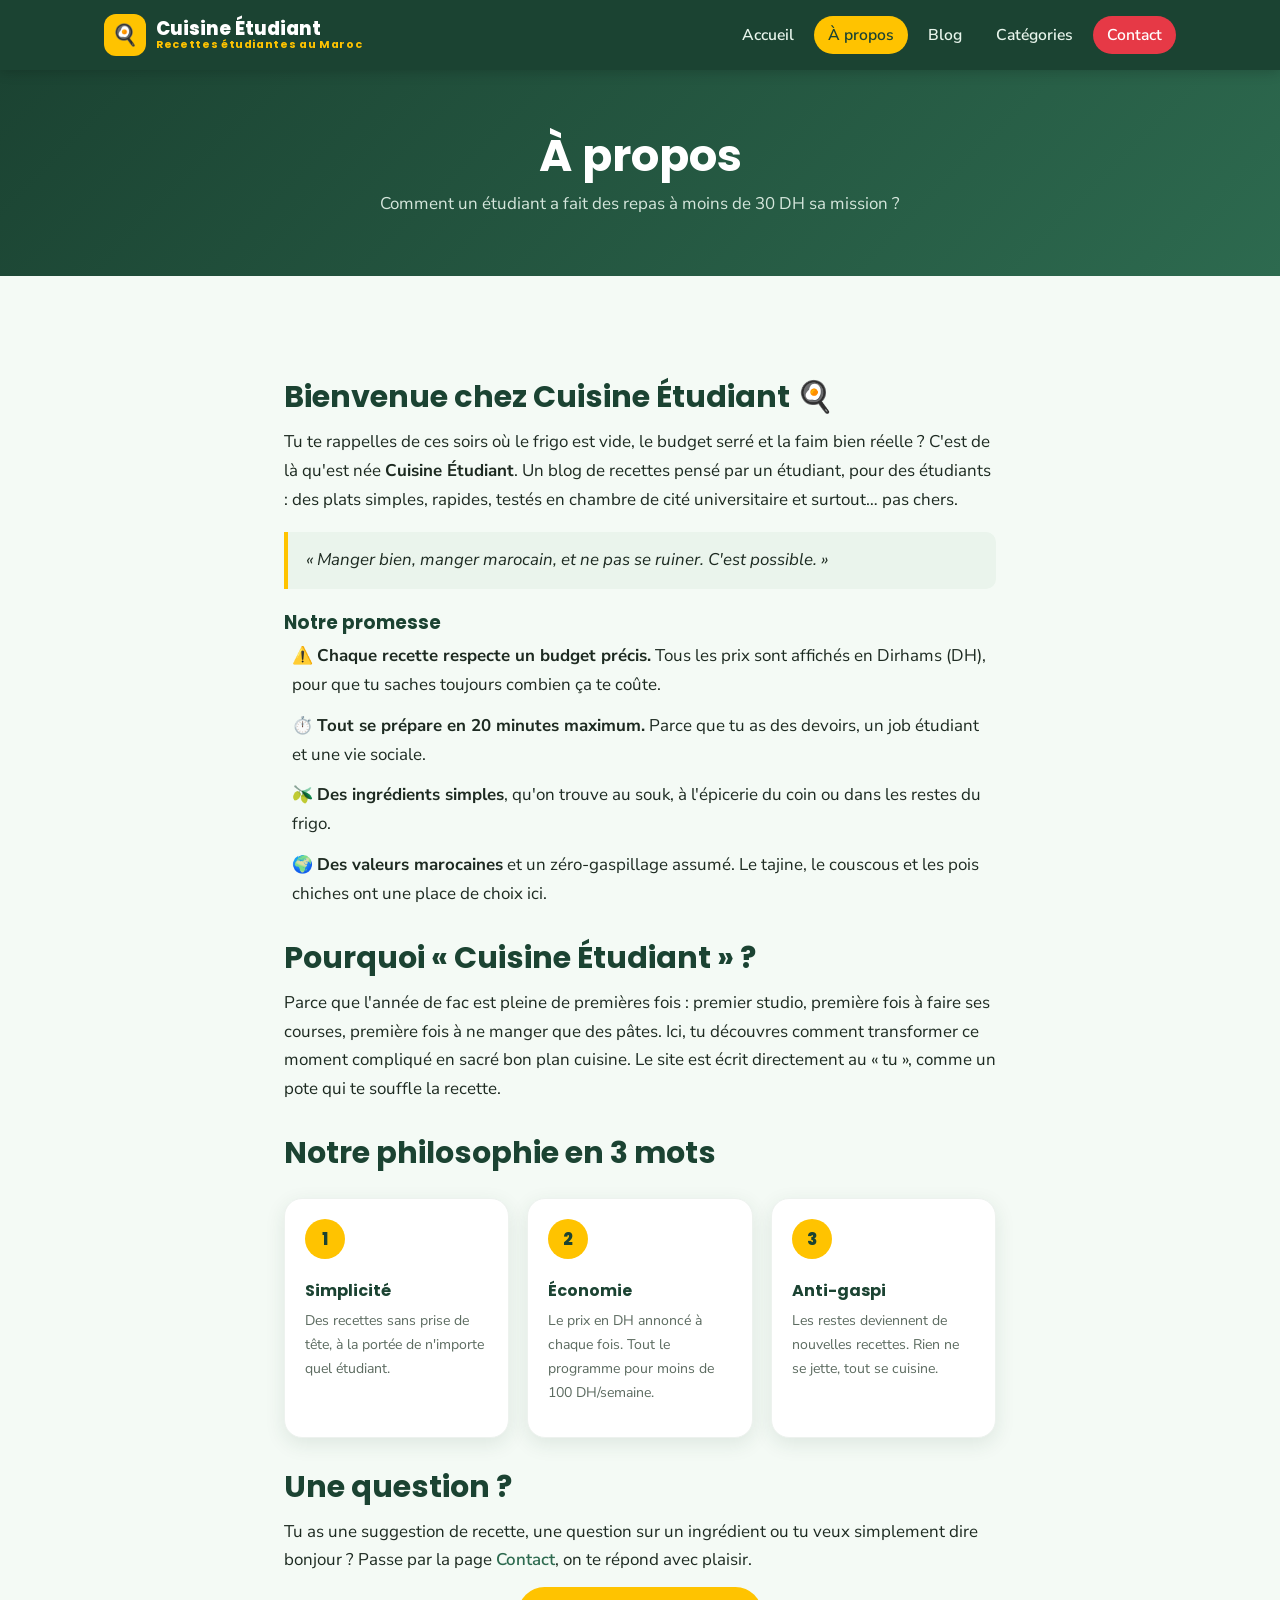
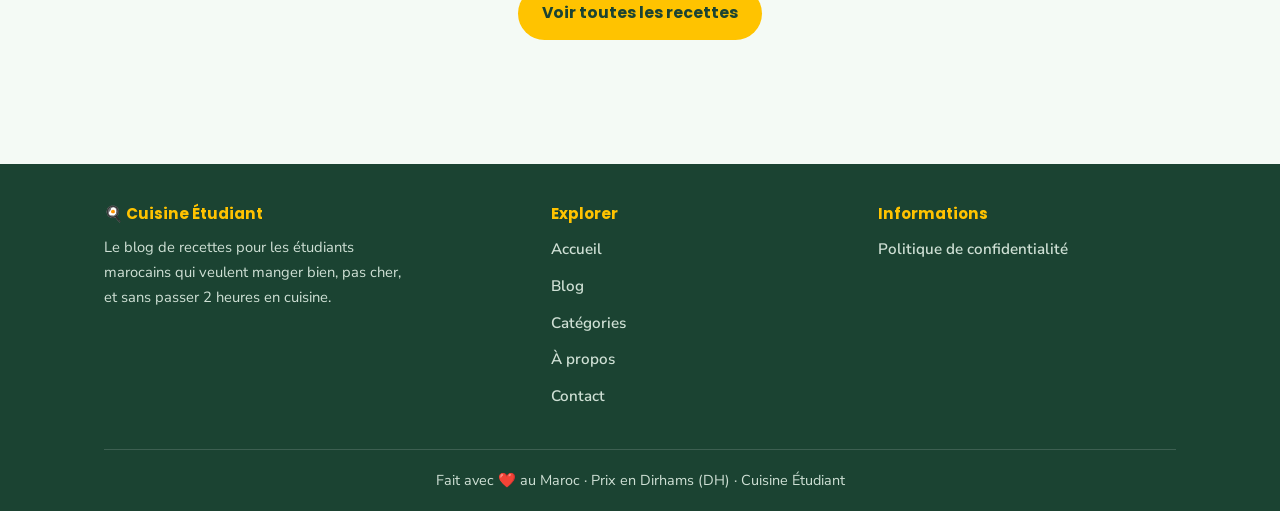
<file: a-propos.html>
<!DOCTYPE html>
<html lang="fr">
<head>
  <meta charset="UTF-8" />
  <meta name="viewport" content="width=device-width, initial-scale=1.0" />

  <!-- ======================== SEO / TITRE ======================== -->
  <title>À propos — Cuisine Étudiant</title>
  <meta name="description" content="Découvre l'histoire derrière Cuisine Étudiant : un blog de recettes économiques pensé pour les étudiants marocains. Recettes testées en cité U, à moins de 30 DH par personne." />

  <link rel="stylesheet" href="css/style.css" />

  <link rel="preconnect" href="https://fonts.googleapis.com" />
  <link rel="preconnect" href="https://fonts.gstatic.com" crossorigin />
  <link rel="stylesheet"
        href="https://fonts.googleapis.com/css2?family=Nunito+Sans:wght@400;600;700&family=Poppins:wght@600;700;800&display=swap" />

  <link rel="icon" href="data:image/svg+xml,<svg xmlns='http://www.w3.org/2000/svg' viewBox='0 0 100 100'><text y='.9em' font-size='90'>🍳</text></svg>" />
</head>

<body>

  <!-- ============================ EN-TÊTE ============================ -->
  <header class="site-header" role="banner">
    <nav class="nav-bar" aria-label="Navigation principale">
      <a href="index.html" class="logo" aria-label="Cuisine Étudiant – Accueil">
        <span class="logo-icone">🍳</span>
        <span>
          Cuisine Étudiant
          <small>Recettes étudiantes au Maroc</small>
        </span>
      </a>
      <ul class="nav-liens" id="nav-liens">
        <li><a href="index.html">Accueil</a></li>
        <li><a href="a-propos.html" class="actif">À propos</a></li>
        <li><a href="blog.html">Blog</a></li>
        <li><a href="categories.html">Catégories</a></li>
        <li><a href="contact.html" class="nav-cta">Contact</a></li>
      </ul>
      <button class="nav-toggle" id="nav-toggle" aria-label="Ouvrir le menu" aria-expanded="false">☰</button>
    </nav>
  </header>

  <main>

    <!-- Bandeau de la page -->
    <section class="bandeau-page">
      <div class="conteneur">
        <h1>À propos</h1>
        <p>Comment un étudiant a fait des repas à moins de 30 DH sa mission ?</p>
      </div>
    </section>

    <!-- Contenu -->
    <section class="section">
      <div class="conteneur colonne-texte">

        <h2>Bienvenue chez Cuisine Étudiant 🍳</h2>
        <p>
          Tu te rappelles de ces soirs où le frigo est vide, le budget serré et la faim bien
          réelle ? C'est de là qu'est née <strong>Cuisine Étudiant</strong>. Un blog de recettes
          pensé par un étudiant, pour des étudiants : des plats simples, rapides, testés en
          chambre de cité universitaire et surtout… pas chers.
        </p>

        <blockquote>
          <p>« Manger bien, manger marocain, et ne pas se ruiner. C'est possible. »</p>
        </blockquote>

        <h3>Notre promesse</h3>
        <ul>
          <li>⚠️ <strong>Chaque recette respecte un budget précis.</strong> Tous les prix sont affichés en Dirhams (DH), pour que tu saches toujours combien ça te coûte.</li>
          <li>⏱️ <strong>Tout se prépare en 20 minutes maximum.</strong> Parce que tu as des devoirs, un job étudiant et une vie sociale.</li>
          <li>🫒 <strong>Des ingrédients simples</strong>, qu'on trouve au souk, à l'épicerie du coin ou dans les restes du frigo.</li>
          <li>🌍 <strong>Des valeurs marocaines</strong> et un zéro-gaspillage assumé. Le tajine, le couscous et les pois chiches ont une place de choix ici.</li>
        </ul>

        <h2>Pourquoi « Cuisine Étudiant » ?</h2>
        <p>
          Parce que l'année de fac est pleine de premières fois : premier studio, première fois
          à faire ses courses, première fois à ne manger que des pâtes. Ici, tu découvres
          comment transformer ce moment compliqué en sacré bon plan cuisine. Le site est écrit
          directement au « tu », comme un pote qui te souffle la recette.
        </p>

        <h2>Notre philosophie en 3 mots</h2>
        <div class="plan-etapes">
          <div class="scene">
            <div class="scene-num">1</div>
            <h3>Simplicité</h3>
            <p>Des recettes sans prise de tête, à la portée de n'importe quel étudiant.</p>
          </div>
          <div class="scene">
            <div class="scene-num">2</div>
            <h3>Économie</h3>
            <p>Le prix en DH annoncé à chaque fois. Tout le programme pour moins de 100 DH/semaine.</p>
          </div>
          <div class="scene">
            <div class="scene-num">3</div>
            <h3>Anti-gaspi</h3>
            <p>Les restes deviennent de nouvelles recettes. Rien ne se jette, tout se cuisine.</p>
          </div>
        </div>

        <h2>Une question ?</h2>
        <p>
          Tu as une suggestion de recette, une question sur un ingrédient ou tu veux simplement
          dire bonjour ? Passe par la page
          <a href="contact.html">Contact</a>, on te répond avec plaisir.
        </p>

        <p class="centre">
          <a href="blog.html" class="btn btn-jaune">Voir toutes les recettes</a>
        </p>

      </div>
    </section>

  </main>

  <!-- ============================ FOOTER ============================ -->
  <footer class="site-footer" role="contentinfo">
    <div class="conteneur">
      <div class="footer-grille">
        <div>
          <h4>🍳 Cuisine Étudiant</h4>
          <p class="footer-description">Le blog de recettes pour les étudiants marocains qui veulent manger bien, pas cher, et sans passer 2 heures en cuisine.</p>
        </div>
        <div>
          <h4>Explorer</h4>
          <ul>
            <li><a href="index.html">Accueil</a></li>
            <li><a href="blog.html">Blog</a></li>
            <li><a href="categories.html">Catégories</a></li>
            <li><a href="a-propos.html">À propos</a></li>
            <li><a href="contact.html">Contact</a></li>
          </ul>
        </div>
        <div>
          <h4>Informations</h4>
          <ul>
            <li><a href="politique-de-confidentialite.html">Politique de confidentialité</a></li>
          </ul>
        </div>
      </div>
      <div class="footer-bas">
        <p>Fait avec <span class="footer-coeur">❤️</span> au Maroc · Prix en Dirhams (DH) · Cuisine Étudiant</p>
      </div>
    </div>
  </footer>

  <script src="js/config.js"></script>
  <script src="js/main.js"></script>
</body>
</html>
</file>
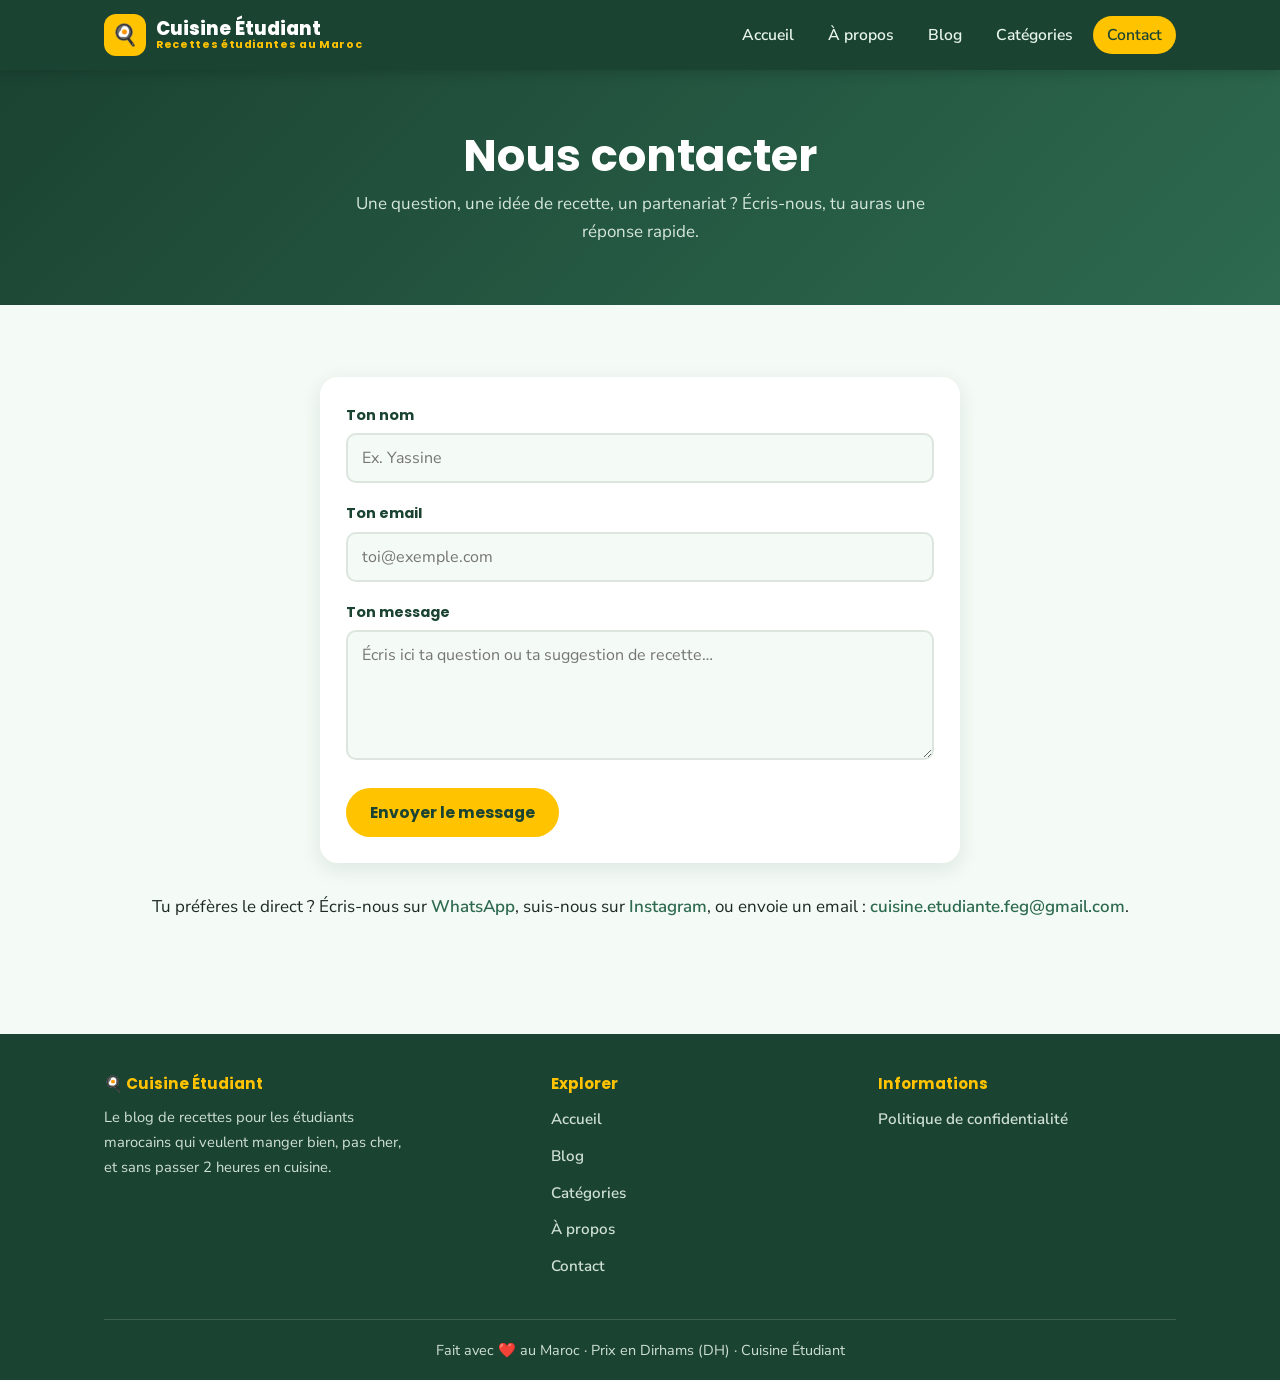
<file: contact.html>
<!DOCTYPE html>
<html lang="fr">
<head>
  <meta charset="UTF-8" />
  <meta name="viewport" content="width=device-width, initial-scale=1.0" />

  <!-- ======================== SEO / TITRE ======================== -->
  <title>Contact — Écris-nous | Cuisine Étudiant</title>
  <meta name="description" content="Tu as une question, une suggestion de recette ou une envie de collaborer ? Contacte Cuisine Étudiant. Réponse rapide garantie." />

  <link rel="stylesheet" href="css/style.css" />

  <link rel="preconnect" href="https://fonts.googleapis.com" />
  <link rel="preconnect" href="https://fonts.gstatic.com" crossorigin />
  <link rel="stylesheet"
        href="https://fonts.googleapis.com/css2?family=Nunito+Sans:wght@400;600;700&family=Poppins:wght@600;700;800&display=swap" />

  <link rel="icon" href="data:image/svg+xml,<svg xmlns='http://www.w3.org/2000/svg' viewBox='0 0 100 100'><text y='.9em' font-size='90'>🍳</text></svg>" />
</head>

<body>

  <!-- ============================ EN-TÊTE ============================ -->
  <header class="site-header" role="banner">
    <nav class="nav-bar" aria-label="Navigation principale">
      <a href="index.html" class="logo" aria-label="Cuisine Étudiant – Accueil">
        <span class="logo-icone">🍳</span>
        <span>
          Cuisine Étudiant
          <small>Recettes étudiantes au Maroc</small>
        </span>
      </a>
      <ul class="nav-liens" id="nav-liens">
        <li><a href="index.html">Accueil</a></li>
        <li><a href="a-propos.html">À propos</a></li>
        <li><a href="blog.html">Blog</a></li>
        <li><a href="categories.html">Catégories</a></li>
        <li><a href="contact.html" class="actif">Contact</a></li>
      </ul>
      <button class="nav-toggle" id="nav-toggle" aria-label="Ouvrir le menu" aria-expanded="false">☰</button>
    </nav>
  </header>

 <main>
    <section class="bandeau-page">
      <div class="conteneur">
        <h1>Nous contacter</h1>
        <p>Une question, une idée de recette, un partenariat ? Écris-nous, tu auras une réponse rapide.</p>
      </div>
    </section>

    <section class="section">
      <div class="conteneur">
        <div class="form-carte">
          <form id="contact-form" action="#" method="POST">
            <div class="form-groupe">
              <label for="contact-nom">Ton nom</label>
              <input type="text" id="contact-nom" name="nom" placeholder="Ex. Yassine" required />
            </div>
            <div class="form-groupe">
              <label for="contact-email">Ton email</label>
              <input type="email" id="contact-email" name="email" placeholder="toi@exemple.com" required />
            </div>
            <div class="form-groupe">
              <label for="contact-texte">Ton message</label>
              <textarea id="contact-texte" name="message" placeholder="Écris ici ta question ou ta suggestion de recette…" required></textarea>
            </div>
            <input type="text" name="website" style="display:none" tabindex="-1" autocomplete="off" />
            <button type="submit" class="btn btn-jaune">Envoyer le message</button>
            <div id="contact-message" class="msg-form" role="alert" aria-live="polite" style="display:none"></div>
          </form>
        </div>

        <div class="centre" style="margin-top:30px">
          <p>Tu préfères le direct ? Écris-nous sur <a href="https://wa.me/212600000000" target="_blank">WhatsApp</a>, suis-nous sur <a href="https://www.instagram.com/CuisineEtudiant" target="_blank">Instagram</a>, ou envoie un email : <a href="mailto:cuisine.etudiante.feg@gmail.com">cuisine.etudiante.feg@gmail.com</a>.</p>
        </div>
      </div>
    </section>
  </main>

  <!-- ============================ FOOTER ============================ -->
  <footer class="site-footer" role="contentinfo">
    <div class="conteneur">
      <div class="footer-grille">
        <div>
          <h4>🍳 Cuisine Étudiant</h4>
          <p class="footer-description">Le blog de recettes pour les étudiants marocains qui veulent manger bien, pas cher, et sans passer 2 heures en cuisine.</p>
        </div>
        <div>
          <h4>Explorer</h4>
          <ul>
            <li><a href="index.html">Accueil</a></li>
            <li><a href="blog.html">Blog</a></li>
            <li><a href="categories.html">Catégories</a></li>
            <li><a href="a-propos.html">À propos</a></li>
            <li><a href="contact.html">Contact</a></li>
          </ul>
        </div>
        <div>
          <h4>Informations</h4>
          <ul>
            <li><a href="politique-de-confidentialite.html">Politique de confidentialité</a></li>
          </ul>
        </div>
      </div>
      <div class="footer-bas">
        <p>Fait avec <span class="footer-coeur">❤️</span> au Maroc · Prix en Dirhams (DH) · Cuisine Étudiant</p>
      </div>
    </div>
  </footer>

  <script src="js/config.js"></script>
  <script src="js/main.js"></script>
</body>
</html>
</file>
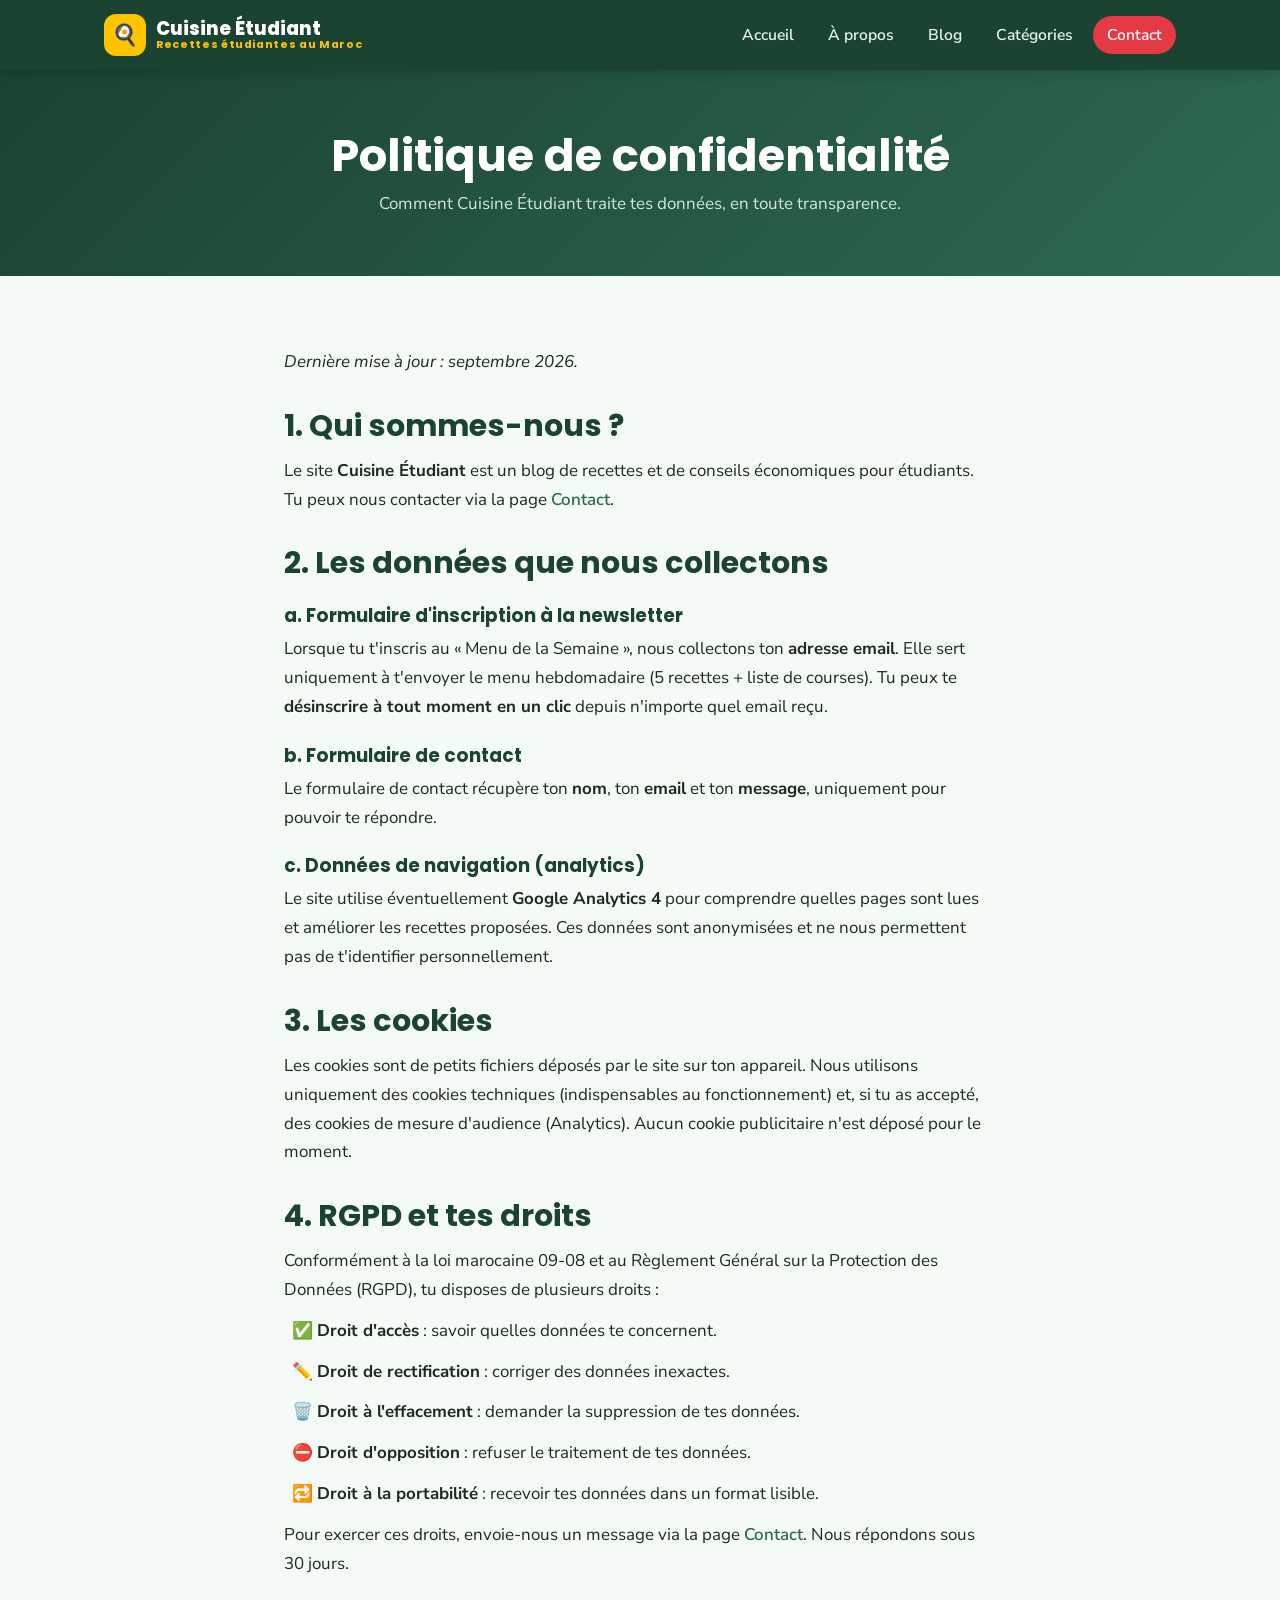
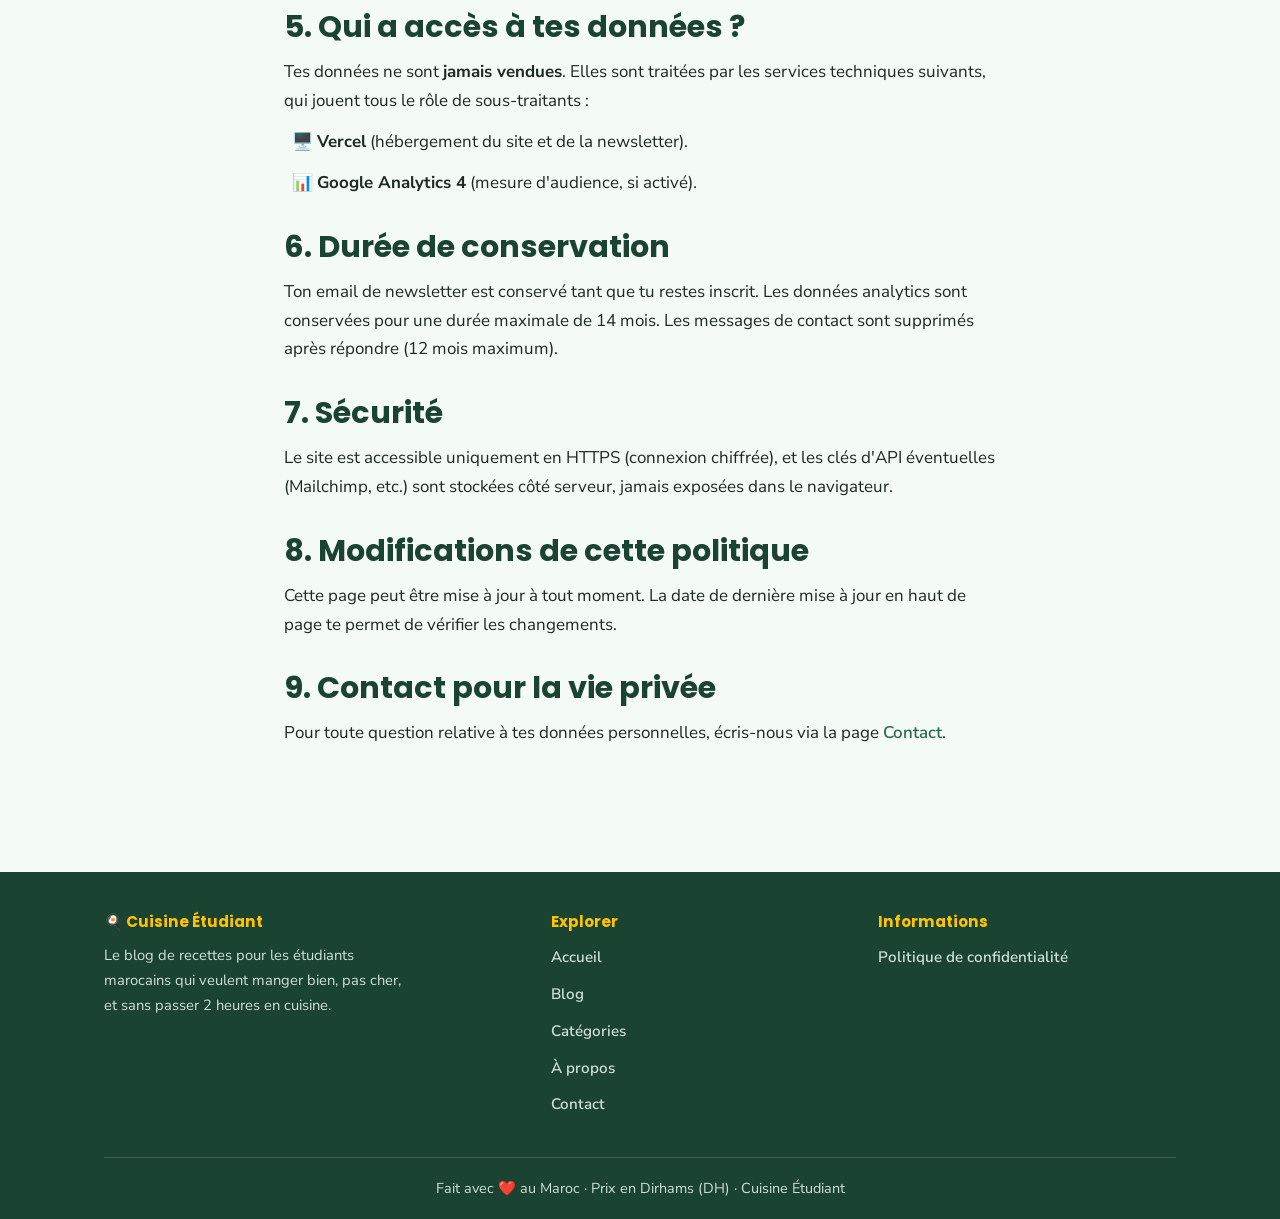
<file: politique-de-confidentialite.html>
<!DOCTYPE html>
<html lang="fr">
<head>
  <meta charset="UTF-8" />
  <meta name="viewport" content="width=device-width, initial-scale=1.0" />

  <!-- ======================== SEO / TITRE ======================== -->
  <title>Politique de confidentialité — Cuisine Étudiant</title>
  <meta name="description" content="Politique de confidentialité de Cuisine Étudiant : cookies, données de la newsletter, Google Analytics et gestion de tes données personnelles (RGPD)." />

  <link rel="stylesheet" href="css/style.css" />

  <link rel="preconnect" href="https://fonts.googleapis.com" />
  <link rel="preconnect" href="https://fonts.gstatic.com" crossorigin />
  <link rel="stylesheet"
        href="https://fonts.googleapis.com/css2?family=Nunito+Sans:wght@400;600;700&family=Poppins:wght@600;700;800&display=swap" />

  <link rel="icon" href="data:image/svg+xml,<svg xmlns='http://www.w3.org/2000/svg' viewBox='0 0 100 100'><text y='.9em' font-size='90'>🍳</text></svg>" />
</head>

<body>

  <!-- ============================ EN-TÊTE ============================ -->
  <header class="site-header" role="banner">
    <nav class="nav-bar" aria-label="Navigation principale">
      <a href="index.html" class="logo" aria-label="Cuisine Étudiant – Accueil">
        <span class="logo-icone">🍳</span>
        <span>
          Cuisine Étudiant
          <small>Recettes étudiantes au Maroc</small>
        </span>
      </a>
      <ul class="nav-liens" id="nav-liens">
        <li><a href="index.html">Accueil</a></li>
        <li><a href="a-propos.html">À propos</a></li>
        <li><a href="blog.html">Blog</a></li>
        <li><a href="categories.html">Catégories</a></li>
        <li><a href="contact.html" class="nav-cta">Contact</a></li>
      </ul>
      <button class="nav-toggle" id="nav-toggle" aria-label="Ouvrir le menu" aria-expanded="false">☰</button>
    </nav>
  </header>

  <main>

    <!-- Bandeau de la page -->
    <section class="bandeau-page">
      <div class="conteneur">
        <h1>Politique de confidentialité</h1>
        <p>Comment Cuisine Étudiant traite tes données, en toute transparence.</p>
      </div>
    </section>

    <!-- Contenu légal -->
    <section class="section">
      <div class="conteneur colonne-texte">

        <p><em>Dernière mise à jour : septembre 2026.</em></p>

        <h2>1. Qui sommes-nous ?</h2>
        <p>
          Le site <strong>Cuisine Étudiant</strong> est un blog de recettes et de conseils
          économiques pour étudiants. Tu peux nous contacter via la page
          <a href="contact.html">Contact</a>.
        </p>

        <h2>2. Les données que nous collectons</h2>
        <h3>a. Formulaire d'inscription à la newsletter</h3>
        <p>
          Lorsque tu t'inscris au « Menu de la Semaine », nous collectons ton
          <strong>adresse email</strong>. Elle sert uniquement à t'envoyer le menu hebdomadaire
          (5 recettes + liste de courses). Tu peux te <strong>désinscrire à tout moment en un
          clic</strong> depuis n'importe quel email reçu.
        </p>

        <h3>b. Formulaire de contact</h3>
        <p>
          Le formulaire de contact récupère ton <strong>nom</strong>, ton <strong>email</strong>
          et ton <strong>message</strong>, uniquement pour pouvoir te répondre.
        </p>

        <h3>c. Données de navigation (analytics)</h3>
        <p>
          Le site utilise éventuellement <strong>Google Analytics 4</strong> pour comprendre
          quelles pages sont lues et améliorer les recettes proposées. Ces données sont
          anonymisées et ne nous permettent pas de t'identifier personnellement.
        </p>

        <h2>3. Les cookies</h2>
        <p>
          Les cookies sont de petits fichiers déposés par le site sur ton appareil. Nous utilisons
          uniquement des cookies techniques (indispensables au fonctionnement) et, si tu as accepté,
          des cookies de mesure d'audience (Analytics). Aucun cookie publicitaire n'est déposé
          pour le moment.
        </p>

        <h2>4. RGPD et tes droits</h2>
        <p>
          Conformément à la loi marocaine 09-08 et au Règlement Général sur la Protection des
          Données (RGPD), tu disposes de plusieurs droits :
        </p>
        <ul>
          <li>✅ <strong>Droit d'accès</strong> : savoir quelles données te concernent.</li>
          <li>✏️ <strong>Droit de rectification</strong> : corriger des données inexactes.</li>
          <li>🗑️ <strong>Droit à l'effacement</strong> : demander la suppression de tes données.</li>
          <li>⛔ <strong>Droit d'opposition</strong> : refuser le traitement de tes données.</li>
          <li>🔁 <strong>Droit à la portabilité</strong> : recevoir tes données dans un format lisible.</li>
        </ul>
        <p>
          Pour exercer ces droits, envoie-nous un message via la page
          <a href="contact.html">Contact</a>. Nous répondons sous 30 jours.
        </p>

        <h2>5. Qui a accès à tes données ?</h2>
        <p>
          Tes données ne sont <strong>jamais vendues</strong>. Elles sont traitées par les
          services techniques suivants, qui jouent tous le rôle de sous-traitants :
        </p>
        <ul>
          <li>🖥️ <strong>Vercel</strong> (hébergement du site et de la newsletter).</li>
          <li>📊 <strong>Google Analytics 4</strong> (mesure d'audience, si activé).</li>
        </ul>

        <h2>6. Durée de conservation</h2>
        <p>
          Ton email de newsletter est conservé tant que tu restes inscrit. Les données analytics
          sont conservées pour une durée maximale de 14 mois. Les messages de contact sont
          supprimés après répondre (12 mois maximum).
        </p>

        <h2>7. Sécurité</h2>
        <p>
          Le site est accessible uniquement en HTTPS (connexion chiffrée), et les clés d'API
          éventuelles (Mailchimp, etc.) sont stockées côté serveur, jamais exposées dans le
          navigateur.
        </p>

        <h2>8. Modifications de cette politique</h2>
        <p>
          Cette page peut être mise à jour à tout moment. La date de dernière mise à jour en
          haut de page te permet de vérifier les changements.
        </p>

        <h2>9. Contact pour la vie privée</h2>
        <p>
          Pour toute question relative à tes données personnelles, écris-nous via la page
          <a href="contact.html">Contact</a>.
        </p>

      </div>
    </section>

  </main>

  <!-- ============================ FOOTER ============================ -->
  <footer class="site-footer" role="contentinfo">
    <div class="conteneur">
      <div class="footer-grille">
        <div>
          <h4>🍳 Cuisine Étudiant</h4>
          <p class="footer-description">Le blog de recettes pour les étudiants marocains qui veulent manger bien, pas cher, et sans passer 2 heures en cuisine.</p>
        </div>
        <div>
          <h4>Explorer</h4>
          <ul>
            <li><a href="index.html">Accueil</a></li>
            <li><a href="blog.html">Blog</a></li>
            <li><a href="categories.html">Catégories</a></li>
            <li><a href="a-propos.html">À propos</a></li>
            <li><a href="contact.html">Contact</a></li>
          </ul>
        </div>
        <div>
          <h4>Informations</h4>
          <ul>
            <li><a href="politique-de-confidentialite.html">Politique de confidentialité</a></li>
          </ul>
        </div>
      </div>
      <div class="footer-bas">
        <p>Fait avec <span class="footer-coeur">❤️</span> au Maroc · Prix en Dirhams (DH) · Cuisine Étudiant</p>
      </div>
    </div>
  </footer>

  <script src="js/config.js"></script>
  <script src="js/main.js"></script>
</body>
</html>
</file>
<file: css/style.css>
/* ==========================================================================
   CUISINE ÉTUDIANT — Feuille de style principale
   Palette : vert foncé / jaune / rouge  |  Ton : « tu »  |  Responsive
   ========================================================================== */

/* --------------------------------------------------------------------------
   1. VARIABLES & RESET
   -------------------------------------------------------------------------- */
:root {
  /* Palette (identique au design d'origine : vert foncé, jaune, rouge) */
  --vert-fonce:    #1B4332;   /* vert principal (en-tête, titres, footer) */
  --vert-clair:    #2D6A4F;   /* vert secondaire (boutons, liens)         */
  --vert-moyen:    #40916C;   /* vert d'accent                             */
  --vert-fond:     #EAF4EC;   /* fond clair teinté vert (sections)         */
  --vert-tres-fond:#F4FAF5;   /* fond très clair (arrière-plan général)    */
  --jaune:         #FFC300;   /* jaune (badges, CTA, surlignages)          */
  --jaune-fonce:   #E6A800;   /* jaune au survol                           */
  --rouge:         #E63946;   /* rouge (petits accents, étiquettes prix)   */
  --rouge-fonce:   #C1121F;   /* rouge au survol                          */
  --encre:         #1D2A21;   /* texte principal (presque noir-vert)       */
  --gris:          #5C6B60;   /* texte secondaire                          */
  --blanc:         #FFFFFF;
  --gris-fond:     #F4F1EA;   /* fond neutre des cartes                     */

  /* Typographie */
  --titre: "Poppins", "Segoe UI", Arial, sans-serif;
  --texte: "Nunito Sans", "Segoe UI", Arial, sans-serif;

  /* Formes & ombres */
  --rayon: 18px;
  --rayon--petit: 10px;
  --ombre: 0 6px 20px rgba(27, 67, 50, 0.10);
  --ombre--forte: 0 10px 30px rgba(27, 67, 50, 0.16);

  /* Espacement */
  --espace: 24px;
  --conteneur: 1120px;
}

* { margin: 0; padding: 0; box-sizing: border-box; }

html { scroll-behavior: smooth; }

body {
  font-family: var(--texte);
  color: var(--encre);
  background: var(--vert-tres-fond);
  line-height: 1.7;
  font-size: 1.06rem;
  display: flex;
  flex-direction: column;
  min-height: 100vh;
}

main { flex: 1 0 auto; }

img { max-width: 100%; height: auto; display: block; }

h1, h2, h3, h4 {
  font-family: var(--titre);
  color: var(--vert-fonce);
  line-height: 1.25;
  font-weight: 700;
}

h1 { font-size: clamp(1.9rem, 4vw, 2.8rem); }
h2 { font-size: clamp(1.4rem, 3vw, 1.9rem); }
h3 { font-size: 1.15rem; }

a { color: var(--vert-clair); text-decoration: none; font-weight: 600; }
a:hover { color: var(--vert-fonce); }

ul { list-style: none; }

/* --------------------------------------------------------------------------
   2. CONTENEUR & GRILLE
   -------------------------------------------------------------------------- */
.conteneur {
  max-width: var(--conteneur);
  margin: 0 auto;
  padding: 0 var(--espace);
}

.section { padding: clamp(2.5rem, 6vw, 4.5rem) 0; }
.section--fond-vert { background: var(--vert-fond); }
.section--fond-blanc { background: var(--blanc); }

.section-titre {
  display: flex;
  align-items: center;
  gap: 14px;
  margin-bottom: 10px;
}

.section-titre .emoji {
  font-size: 1.6rem;
  background: var(--vert-fond);
  width: 52px;
  height: 52px;
  display: grid;
  place-items: center;
  border-radius: 14px;
}

.section-sous-titre {
  color: var(--gris);
  max-width: 640px;
  margin-bottom: 28px;
}

/* ==========================================================================
   3. EN-TÊTE / NAVIGATION
   ========================================================================== */
.site-header {
  background: var(--vert-fonce);
  position: sticky;
  top: 0;
  z-index: 100;
  box-shadow: 0 2px 12px rgba(0, 0, 0, 0.18);
}

.nav-bar {
  display: flex;
  align-items: center;
  justify-content: space-between;
  gap: 16px;
  padding: 14px var(--espace);
  max-width: var(--conteneur);
  margin: 0 auto;
}

/* Logo (nom du site avec icône) */
.logo {
  display: inline-flex;
  align-items: center;
  gap: 10px;
  color: var(--blanc);
  font-family: var(--titre);
  font-weight: 800;
  font-size: 1.15rem;
  line-height: 1.1;
}

.logo:hover { color: var(--jaune); }
.logo .logo-icone {
  width: 42px;
  height: 42px;
  background: var(--jaune);
  border-radius: 12px;
  display: grid;
  place-items: center;
  font-size: 1.3rem;
  color: var(--vert-fonce);
}
.logo small { display: block; font-size: 0.68rem; font-weight: 700; color: var(--jaune); letter-spacing: 0.06em; }

/* Liens de navigation principale */
.nav-liens {
  display: flex;
  align-items: center;
  gap: 6px;
}
.nav-liens a {
  color: #E8F5EC;
  font-weight: 600;
  font-size: 0.98rem;
  padding: 8px 14px;
  border-radius: 30px;
  transition: background 0.2s, color 0.2s;
}
.nav-liens a:hover,
.nav-liens a.actif { background: var(--jaune); color: var(--vert-fonce); }

/* Bouton « burger » pour mobile */
.nav-toggle {
  display: none;
  background: none;
  border: 2px solid rgba(255, 255, 255, 0.35);
  color: var(--blanc);
  font-size: 1.2rem;
  width: 44px;
  height: 44px;
  border-radius: 10px;
  cursor: pointer;
  place-items: center;
}

/* CTA du menu (newsletter) */
.nav-cta {
  background: var(--rouge);
  color: var(--blanc) !important;
}
.nav-cta:hover { background: var(--rouge-fonce); }

/* ==========================================================================
   4. BOUTONS & BADGES
   ========================================================================== */
.btn {
  display: inline-flex;
  align-items: center;
  gap: 8px;
  padding: 13px 24px;
  border-radius: 40px;
  font-family: var(--titre);
  font-weight: 700;
  font-size: 0.98rem;
  border: none;
  cursor: pointer;
  transition: transform 0.15s, box-shadow 0.15s, background 0.15s;
}

.btn-jaune { background: var(--jaune); color: var(--vert-fonce); }
.btn-jaune:hover { background: var(--jaune-fonce); color: var(--vert-fonce); }

.btn-rouge { background: var(--rouge); color: var(--blanc); }
.btn-rouge:hover { background: var(--rouge-fonce); color: var(--blanc); }

.btn-vert { background: var(--vert-clair); color: var(--blanc); }
.btn-vert:hover { background: var(--vert-fonce); color: var(--blanc); }

.btn-ghost {
  background: transparent;
  color: var(--vert-fonce);
  border: 2px solid var(--vert-fonce);
}
.btn-ghost:hover { background: var(--vert-fonce); color: var(--blanc); }

.btn:hover { transform: translateY(-2px); box-shadow: var(--ombre); }

/* Badge budget (bande jaune du hero) */
.badge-budget {
  display: inline-flex;
  align-items: center;
  gap: 10px;
  background: var(--jaune);
  color: var(--vert-fonce);
  font-family: var(--titre);
  font-weight: 700;
  padding: 12px 20px;
  border-radius: 40px;
  box-shadow: var(--ombre--forte);
  font-size: 1rem;
}

/* Étiquette de prix d'une recette */
.etiquette-prix {
  display: inline-block;
  background: var(--rouge);
  color: var(--blanc);
  font-family: var(--titre);
  font-weight: 800;
  font-size: 0.9rem;
  padding: 6px 14px;
  border-radius: 30px;
}

/* ==========================================================================
   5. HERO (accueil)
   ========================================================================== */
.hero {
  background: linear-gradient(135deg, var(--vert-fonce) 0%, var(--vert-clair) 100%);
  color: var(--blanc);
  padding: clamp(3rem, 8vw, 5.5rem) 0;
  position: relative;
  overflow: hidden;
}

.hero .conteneur {
  display: grid;
  grid-template-columns: 1.15fr 0.85fr;
  gap: 40px;
  align-items: center;
}

.hero-titre {
  color: var(--blanc);
  margin-bottom: 14px;
}
.hero-titre span { color: var(--jaune); }

.hero-sous-titre {
  font-size: 1.12rem;
  opacity: 0.92;
  margin-bottom: 22px;
  max-width: 520px;
}

.hero-actions { display: flex; flex-wrap: wrap; gap: 14px; align-items: center; margin-top: 10px; }

/* Illustration du hero (assiette) */
.hero-image {
  background: rgba(255, 255, 255, 0.08);
  border: 2px dashed rgba(255, 255, 255, 0.35);
  border-radius: 28px;
  padding: 18px;
}
.hero-image img { border-radius: 20px; width: 100%; object-fit: cover; }

/* Points forts sous le hero */
.points-forts {
  background: var(--blanc);
  border-bottom: 1px solid #E6EEE8;
}
.points-forts .ligne {
  display: grid;
  grid-template-columns: repeat(auto-fit, minmax(180px, 1fr));
  gap: 10px;
  padding: 18px 0;
}
.point {
  display: flex;
  align-items: center;
  gap: 10px;
  font-weight: 700;
  color: var(--vert-fonce);
  font-size: 0.95rem;
  justify-content: center;
}
.point .point-emoji {
  background: var(--vert-fond);
  width: 40px; height: 40px;
  display: grid; place-items: center;
  border-radius: 12px; font-size: 1.1rem;
}

/* ==========================================================================
   6. CARTES RECETTE
   ========================================================================== */
.grille-recettes {
  display: grid;
  grid-template-columns: repeat(auto-fill, minmax(250px, 1fr));
  gap: 22px;
}

.carte-recette {
  background: var(--blanc);
  border-radius: var(--rayon);
  overflow: hidden;
  box-shadow: var(--ombre);
  display: flex;
  flex-direction: column;
  transition: transform 0.2s, box-shadow 0.2s;
  border: 1px solid #EDF2EE;
}
.carte-recette:hover { transform: translateY(-5px); box-shadow: var(--ombre--forte); }

.carte-recette .carte-image {
  position: relative;
  aspect-ratio: 16 / 10;
  overflow: hidden;
}
.carte-recette .carte-image img { width: 100%; height: 100%; object-fit: cover; transition: transform 0.3s; }
.carte-recette:hover .carte-image img { transform: scale(1.05); }

.carte-recette .etiquette-prix {
  position: absolute;
  top: 12px;
  left: 12px;
}

.carte-recette .carte-corps { padding: 18px; display: flex; flex-direction: column; gap: 8px; flex: 1; }

.carte-recette h3 { font-size: 1.12rem; }
.carte-recette h3 a { color: var(--vert-fonce); }
.carte-recette h3 a:hover { color: var(--rouge); }

.carte-infos {
  display: flex;
  flex-wrap: wrap;
  gap: 10px;
  font-size: 0.82rem;
  color: var(--gris);
  font-weight: 700;
}
.carte-infos span { background: var(--vert-fond); padding: 4px 10px; border-radius: 20px; }

.carte-recette .carte-extrait { color: var(--gris); font-size: 0.93rem; flex: 1; }

.carte-lien {
  margin-top: 8px;
  font-family: var(--titre);
  font-weight: 700;
  font-size: 0.9rem;
  color: var(--rouge);
}
.carte-lien:hover { color: var(--rouge-fonce); }

/* ==========================================================================
   7. NEWSLETTER « Le Menu de la Semaine »
   ========================================================================== */
.newsletter {
  background: var(--vert-fonce);
  color: var(--blanc);
  text-align: center;
  padding: clamp(2.5rem, 6vw, 4rem) 0;
}
.newsletter h2 { color: var(--blanc); margin-bottom: 8px; }
.newsletter .news-sous-titre { color: #D5E6DC; margin: 0 auto 26px; max-width: 520px; }

.news-form {
  max-width: 520px;
  margin: 0 auto;
  display: flex;
  gap: 10px;
  background: var(--blanc);
  padding: 8px;
  border-radius: 50px;
  box-shadow: var(--ombre--forte);
}
.news-form input[type="email"] {
  flex: 1;
  border: none;
  outline: none;
  padding: 11px 18px;
  font-family: var(--texte);
  font-size: 1rem;
  border-radius: 40px;
  color: var(--encre);
  background: transparent;
}
.news-form .btn { white-space: nowrap; }

.news-mention { font-size: 0.82rem; color: #A9C6B4; margin-top: 14px; }

/* Confirmation message (succès / erreur) */
.msg-form {
  margin-top: 16px;
  font-weight: 700;
  border-radius: var(--rayon--petit);
  padding: 12px 16px;
  max-width: 560px;
  margin-left: auto;
  margin-right: auto;
}
.msg-form.succes { background: rgba(255, 195, 0, 0.15); color: var(--jaune); border: 1px solid var(--jaune); }
.msg-form.erreur { background: rgba(230, 57, 70, 0.12); color: var(--rouge); border: 1px solid var(--rouge); }

/* ==========================================================================
   8. LISTE « 5 dîners » & étapes
   ========================================================================== */
.plan-etapes {
  display: grid;
  grid-template-columns: repeat(auto-fit, minmax(200px, 1fr));
  gap: 18px;
  margin: 26px 0;
  counter-reset: etape;
}
.scene {
  background: var(--blanc);
  border: 1px solid #EDF2EE;
  border-radius: var(--rayon);
  padding: 20px;
  box-shadow: var(--ombre);
  position: relative;
}
.scene .scene-num {
  background: var(--jaune);
  color: var(--vert-fonce);
  font-family: var(--titre);
  font-weight: 800;
  width: 40px; height: 40px;
  display: grid; place-items: center;
  border-radius: 50%;
  margin-bottom: 10px;
  font-size: 1.05rem;
}
.scene h3 { font-size: 1rem; margin-bottom: 6px; }
.scene p { font-size: 0.88rem; color: var(--gris); }

.liste-simple {
  max-width: 640px;
  margin: 0 auto 10px;
}
.liste-simple li {
  display: flex;
  gap: 12px;
  align-items: flex-start;
  padding: 10px 0;
  border-bottom: 1px dashed #D8E3DB;
  font-weight: 700;
}
.liste-simple li .liste-emoji { font-size: 1.1rem; }
.liste-simple li .liste-detail { color: var(--gris); font-weight: 600; font-size: 0.92rem; }

.centre { text-align: center; }

/* ==========================================================================
   9. PAGES INTÉRIEURES (bandeau + contenu)
   ========================================================================== */
.bandeau-page {
  background: linear-gradient(135deg, var(--vert-fonce), var(--vert-clair));
  color: var(--blanc);
  text-align: center;
  padding: clamp(2.2rem, 5vw, 3.6rem) 0;
}
.bandeau-page h1 { color: var(--blanc); margin-bottom: 6px; }
.bandeau-page p { color: #D5E6DC; max-width: 620px; margin: 0 auto; }

.colonne-texte {
  max-width: 760px;
  margin: 0 auto;
}
.colonne-texte h2 { margin: 30px 0 12px; }
.colonne-texte h3 { margin: 22px 0 8px; }
.colonne-texte p, .colonne-texte li { margin-bottom: 12px; }
.colonne-texte ul li { padding-left: 8px; }
.colonne-texte blockquote {
  border-left: 4px solid var(--jaune);
  background: var(--vert-fond);
  padding: 14px 18px;
  border-radius: 0 var(--rayon--petit) var(--rayon--petit) 0;
  margin: 18px 0;
}
.colonne-texte blockquote p { margin: 0; font-style: italic; }

/* Encadré « budget » d'une recette */
.encadre-budget {
  background: var(--vert-fond);
  border: 2px solid var(--vert-clair);
  border-radius: var(--rayon);
  padding: 18px 22px;
  display: flex;
  flex-wrap: wrap;
  gap: 14px 26px;
  margin: 20px 0;
}
.encadre-budget .champ { display: flex; flex-direction: column; gap: 2px; }
.encadre-budget .champ small { font-weight: 700; color: var(--gris); text-transform: uppercase; font-size: 0.72rem; letter-spacing: 0.05em; }
.encadre-budget .champ strong { font-family: var(--titre); color: var(--vert-fonce); font-size: 1.05rem; }

/* Liste ingrédients */
.ingredients {
  background: var(--blanc);
  border: 1px solid #EDF2EE;
  border-radius: var(--rayon);
  padding: 22px;
  box-shadow: var(--ombre);
}
.ingredients li {
  display: flex;
  justify-content: space-between;
  gap: 12px;
  padding: 8px 0;
  border-bottom: 1px dashed #DDE7DF;
}
.ingredients li:last-child { border-bottom: none; }
.ingredients .ing-nom { font-weight: 600; }
.ingredients .ing-quantite { color: var(--rouge); font-weight: 800; white-space: nowrap; }

/* Étapes de préparation (numérotées) */
.etapes { counter-reset: pas; margin: 18px 0; }
.etapes .pas {
  display: flex;
  gap: 16px;
  margin-bottom: 18px;
}
.etapes .pas-num {
  flex: 0 0 42px;
  height: 42px;
  background: var(--vert-clair);
  color: var(--blanc);
  border-radius: 12px;
  display: grid;
  place-items: center;
  font-family: var(--titre);
  font-weight: 800;
}
.etapes .pas p { margin-bottom: 0; }

/* Mots-clés d'une recette */
.mots-cles {
  display: flex;
  flex-wrap: wrap;
  gap: 8px;
  margin-top: 20px;
}
.mots-cles .mot-cle {
  background: var(--vert-fond);
  border: 1px solid #CEE3D4;
  color: var(--vert-clair);
  font-size: 0.78rem;
  font-weight: 700;
  padding: 5px 12px;
  border-radius: 30px;
}

/* Boutons de partage social */
.partage {
  display: flex;
  flex-wrap: wrap;
  gap: 10px;
  align-items: center;
  margin: 22px 0;
}
.partage .partage-libelle {
  font-family: var(--titre);
  font-weight: 700;
  color: var(--vert-fonce);
  margin-right: 4px;
}
.btn-partage {
  border: none;
  cursor: pointer;
  font-family: var(--titre);
  font-weight: 700;
  font-size: 0.85rem;
  padding: 9px 16px;
  border-radius: 30px;
  color: var(--blanc);
  display: inline-flex;
  align-items: center;
  gap: 7px;
  transition: transform 0.15s, opacity 0.15s;
}
.btn-partage:hover { transform: translateY(-2px); opacity: 0.92; }
.btn-partage.copier { background: var(--vert-clair); }
.btn-partage.whatsapp { background: #25D366; }
.btn-partage.instagram {
  background: linear-gradient(45deg, #F58529, #DD2A7B, #8134AF);
}

/* Emplacements publicitaires / affiliation (réservés) */
.slot-bloc {
  margin: 26px 0;
  border-radius: var(--rayon);
  min-height: 90px;
  display: flex;
  align-items: center;
  justify-content: center;
  border: 2px dashed #CBD9CE;
  background: var(--vert-tres-fond);
  color: #9DB4A2;
  font-size: 0.82rem;
  font-weight: 700;
  text-align: center;
  padding: 14px;
}

/* ==========================================================================
   10. FORMULAIRES (contact & newsletter)
   ========================================================================== */
.form-carte {
  background: var(--blanc);
  border-radius: var(--rayon);
  box-shadow: var(--ombre);
  padding: 26px;
  max-width: 640px;
  margin: 0 auto;
}
.form-groupe { margin-bottom: 18px; }
.form-groupe label {
  display: block;
  font-family: var(--titre);
  font-weight: 700;
  font-size: 0.9rem;
  color: var(--vert-fonce);
  margin-bottom: 6px;
}
.form-groupe input,
.form-groupe textarea {
  width: 100%;
  border: 2px solid #DCE6DF;
  border-radius: var(--rayon--petit);
  padding: 12px 14px;
  font-family: var(--texte);
  font-size: 1rem;
  color: var(--encre);
  background: var(--vert-tres-fond);
  outline: none;
  transition: border-color 0.2s;
}
.form-groupe input:focus,
.form-groupe textarea:focus { border-color: var(--vert-clair); background: var(--blanc); }
.form-groupe textarea { resize: vertical; min-height: 130px; }

/* ==========================================================================
   11. FOOTER
   ========================================================================== */
.site-footer {
  background: var(--vert-fonce);
  color: #CFE0D5;
  padding: 40px 0 0;
  margin-top: 40px;
}
.footer-grille {
  display: grid;
  grid-template-columns: 1.4fr 1fr 1fr;
  gap: 30px;
  padding-bottom: 30px;
}
.footer-grille h4 {
  color: var(--jaune);
  font-size: 0.95rem;
  margin-bottom: 12px;
}
.footer-grille a { color: #CFE0D5; font-weight: 600; font-size: 0.95rem; }
.footer-grille a:hover { color: var(--jaune); }
.footer-grille li { margin-bottom: 8px; }
.footer-description { font-size: 0.92rem; max-width: 300px; margin-top: 10px; }

.footer-bas {
  border-top: 1px solid rgba(255, 255, 255, 0.15);
  padding: 18px 0;
  text-align: center;
  font-size: 0.9rem;
}
.footer-bas .footer-coeur { color: var(--rouge); }

/* ==========================================================================
   12. RESPONSIVE
   ========================================================================== */
@media (max-width: 860px) {
  .hero .conteneur { grid-template-columns: 1fr; }
  .hero-image { order: -1; max-width: 420px; margin: 0 auto; }
  .footer-grille { grid-template-columns: 1fr 1fr; }
}

@media (max-width: 640px) {
  /* Navigation mobile : menu caché derrière le burger */
  .nav-toggle { display: grid; }
  .nav-liens {
    position: absolute;
    top: 100%;
    left: 0;
    right: 0;
    background: var(--vert-fonce);
    flex-direction: column;
    align-items: stretch;
    padding: 0 20px;
    max-height: 0;
    overflow: hidden;
    transition: max-height 0.3s ease;
    box-shadow: 0 12px 20px rgba(0, 0, 0, 0.2);
  }
  .nav-liens.ouvert { max-height: 420px; padding: 14px 20px 20px; }
  .nav-liens a { padding: 12px 14px; }

  .news-form { flex-direction: column; gap: 8px; }
  .news-form .btn { justify-content: center; }

  .grille-recettes { grid-template-columns: 1fr; }
  .footer-grille { grid-template-columns: 1fr; }
  .hero-actions { flex-direction: column; align-items: flex-start; }
}

/* Impression : seule la fiche recette s'imprime proprement */
@media print {
  .site-header, .site-footer, .partage, .slot-bloc,
  .btn-imprimer, .bandeau-actions, .newsletter { display: none !important; }
  body { background: #fff; }
  .colonne-texte { max-width: 100%; }
  .encadre-budget { break-inside: avoid; }
  .etapes .pas { break-inside: avoid; }
}
</file>
